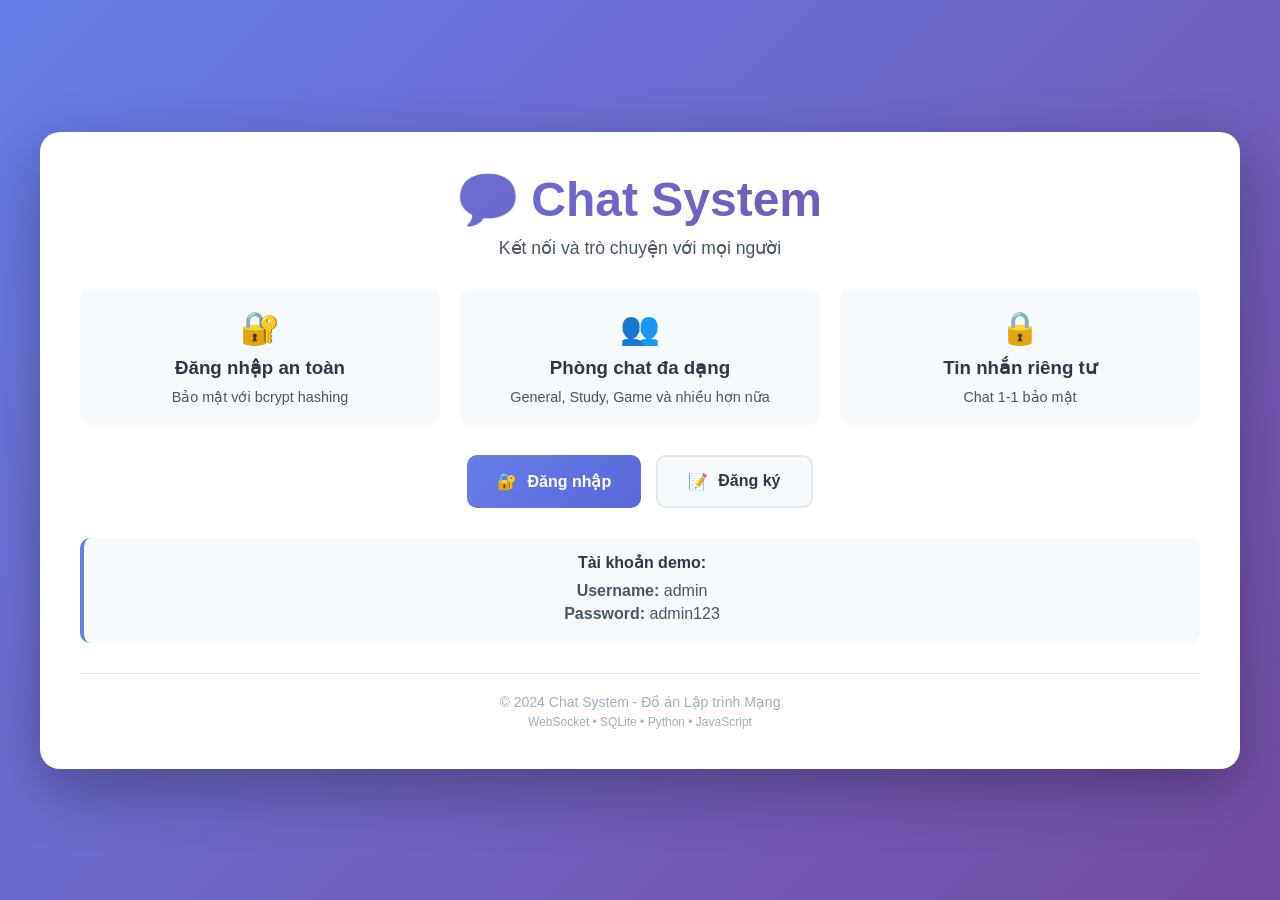
<file: Nhom 18-Web Chat-src/frontend/index.html>
<!DOCTYPE html>
<html lang="vi">
<head>
    <meta charset="UTF-8">
    <meta name="viewport" content="width=device-width, initial-scale=1.0">
    <title>Chat System - Home</title>
    <link rel="stylesheet" href="styles.css">
    <link rel="icon" href="data:image/svg+xml,<svg xmlns=%22http://www.w3.org/2000/svg%22 viewBox=%220 0 100 100%22><text y=%22.9em%22 font-size=%2290%22>💬</text></svg>">
</head>
<body>
    <div class="container">
        <div class="card">
            <h1 class="logo">💬 Chat System</h1>
            <p class="subtitle">Kết nối và trò chuyện với mọi người</p>
            
            <div class="features">
                <div class="feature">
                    <span>🔐</span>
                    <h3>Đăng nhập an toàn</h3>
                    <p>Bảo mật với bcrypt hashing</p>
                </div>
                <div class="feature">
                    <span>👥</span>
                    <h3>Phòng chat đa dạng</h3>
                    <p>General, Study, Game và nhiều hơn nữa</p>
                </div>
                <div class="feature">
                    <span>🔒</span>
                    <h3>Tin nhắn riêng tư</h3>
                    <p>Chat 1-1 bảo mật</p>
                </div>
            </div>
            
            <div class="buttons">
                <button class="btn btn-primary" onclick="location.href='login.html'">
                    <span>🔐</span> Đăng nhập
                </button>
                <button class="btn btn-secondary" onclick="location.href='register.html'">
                    <span>📝</span> Đăng ký
                </button>
            </div>
            
            <div class="demo-account">
                <h4>Tài khoản demo:</h4>
                <p><strong>Username:</strong> admin</p>
                <p><strong>Password:</strong> admin123</p>
            </div>
            
            <footer class="footer">
                <p>© 2024 Chat System - Đồ án Lập trình Mạng</p>
                <p class="tech">WebSocket • SQLite • Python • JavaScript</p>
            </footer>
        </div>
    </div>
    
    <script>
        // Hiệu ứng cho nút
        document.querySelectorAll('.btn').forEach(btn => {
            btn.addEventListener('mouseenter', function() {
                this.style.transform = 'translateY(-2px)';
            });
            btn.addEventListener('mouseleave', function() {
                this.style.transform = 'translateY(0)';
            });
        });
        
        // Kiểm tra nếu đã đăng nhập
        if (localStorage.getItem('username')) {
            document.querySelector('.buttons').innerHTML += `
                <button class="btn btn-success" onclick="location.href='chat.html'">
                    <span>🚀</span> Vào Chat Ngay
                </button>
            `;
        }
    </script>
</body>
</html>
</file>
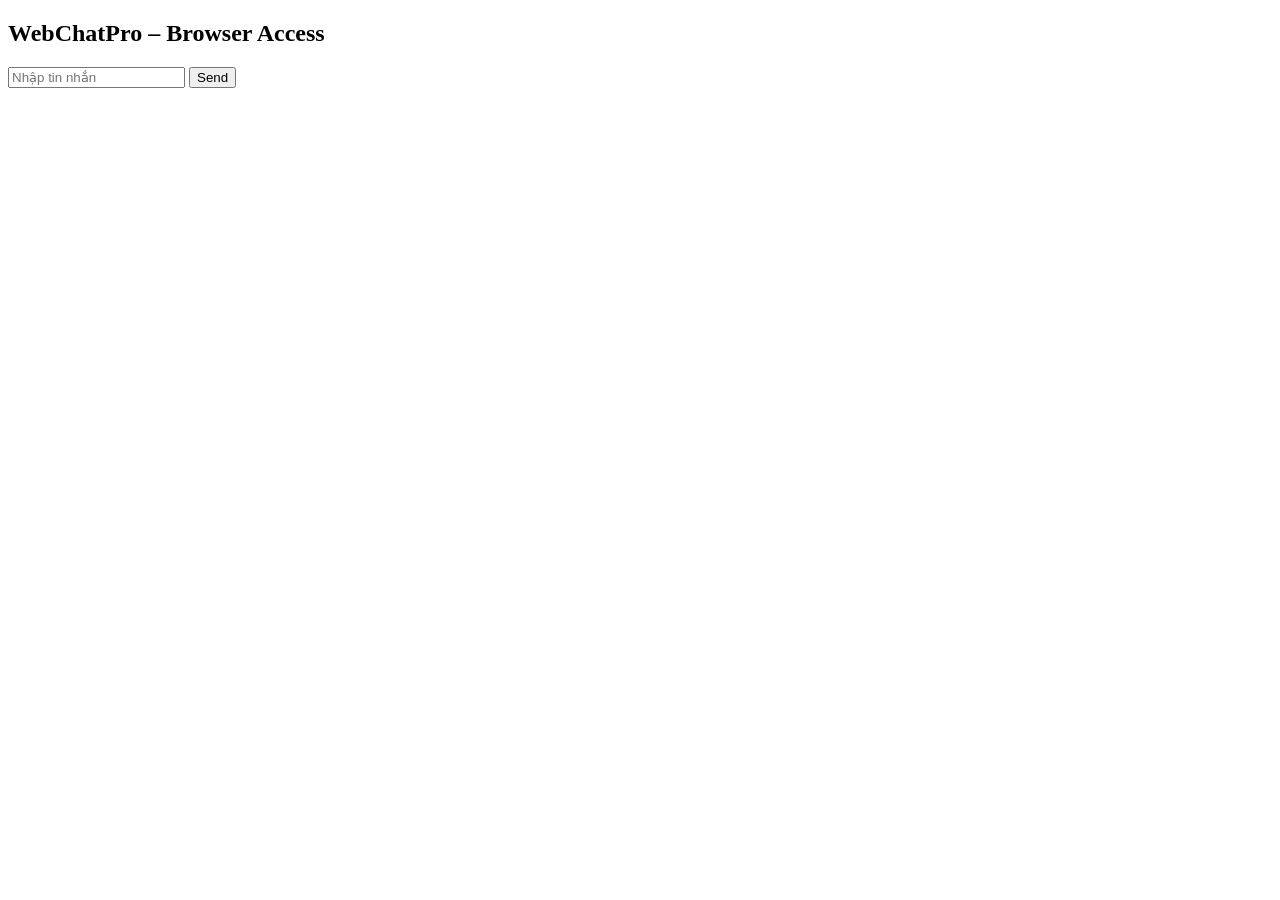
<file: Nhom 18-Web Chat-src/backend/Nhom 18-Web Chat-src/backend/static/index.html>
<!DOCTYPE html>
<html>
<head>
  <meta charset="utf-8">
  <title>WebChatPro</title>
</head>
<body>
<h2>WebChatPro – Browser Access</h2>

<input id="msg" placeholder="Nhập tin nhắn">
<button onclick="send()">Send</button>

<pre id="log"></pre>

<script>
const ws = new WebSocket(
  "wss://webchatpro-c45c.onrender.com/ws"
);

ws.onopen = () => log.textContent += "✅ Connected\n";
ws.onmessage = e => log.textContent += e.data + "\n";

function send() {
  ws.send(JSON.stringify({
    type: "message",
    message: msg.value
  }));
}
</script>
</body>
</html>
</file>
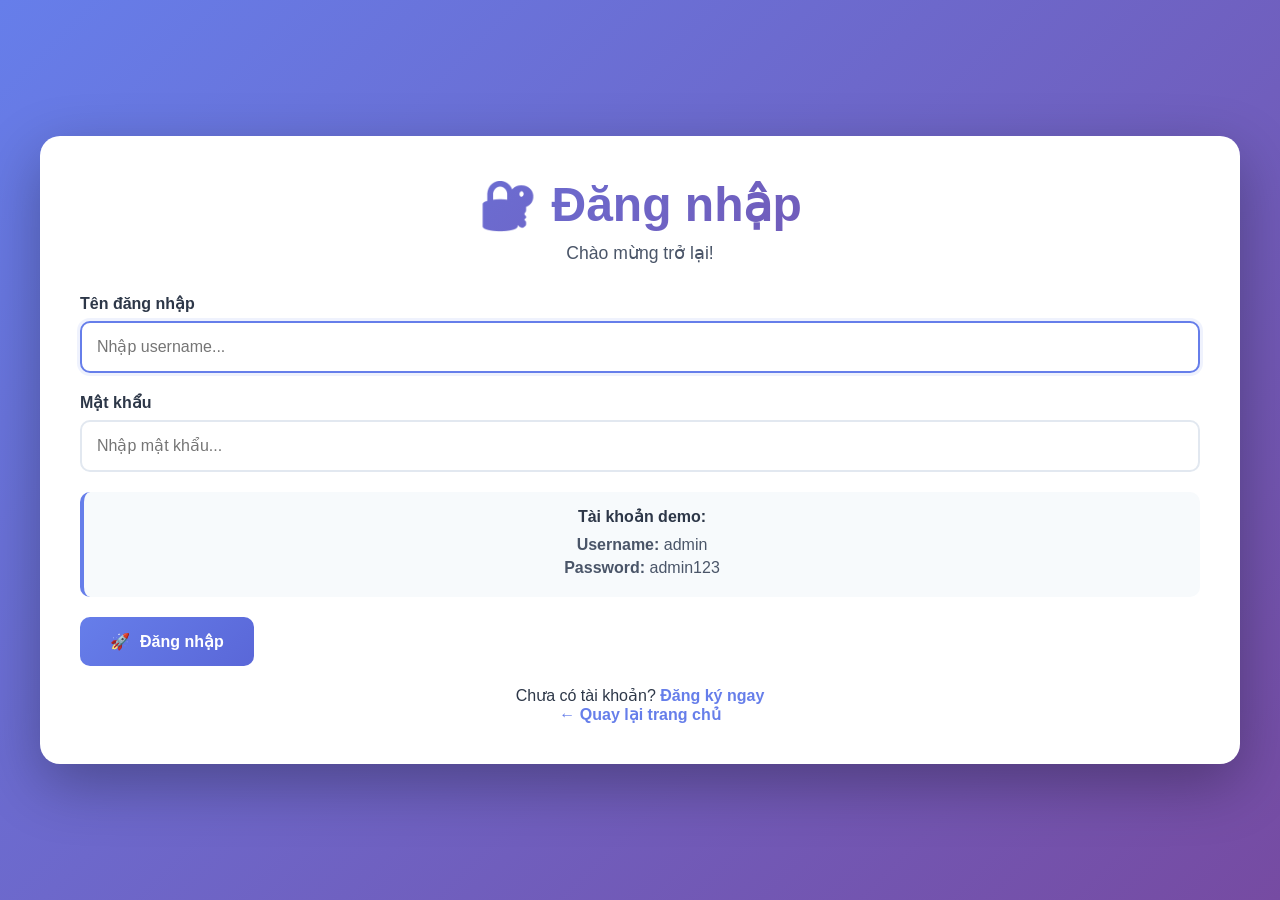
<file: Nhom 18-Web Chat-src/frontend/chat.html>
<!DOCTYPE html>
<html lang="vi">
<head>
    <meta charset="UTF-8">
    <meta name="viewport" content="width=device-width, initial-scale=1.0">
    <title>Chat Room Pro</title>
    
    <script>
        if (!sessionStorage.getItem('username')) {
            window.location.href = 'login.html';
        }
    </script>
    
    <style>
        * { margin: 0; padding: 0; box-sizing: border-box; }
        :root { 
            --primary: #667eea; 
            --secondary: #764ba2; 
            --light: #f7fafc; 
            --dark: #2d3748; 
            --success: #48bb78; 
            --danger: #e53e3e; 
        }
        body { 
            font-family: 'Segoe UI', sans-serif; 
            background: linear-gradient(135deg, var(--primary) 0%, var(--secondary) 100%); 
            height: 100vh; 
            display: flex; 
            align-items: center; 
            justify-content: center; 
        }
        .app-container { 
            width: 95%; 
            max-width: 1400px; 
            height: 90vh; 
            background: white; 
            border-radius: 15px; 
            box-shadow: 0 10px 30px rgba(0,0,0,0.2); 
            display: flex; 
            overflow: hidden; 
        }
        .sidebar { 
            width: 280px; 
            background: #f8f9fa; 
            border-right: 1px solid #e2e8f0; 
            display: flex; 
            flex-direction: column; 
        }
        .user-card { 
            padding: 20px; 
            border-bottom: 1px solid #eee; 
            text-align: center; 
            background: white; 
        }
        .avatar { 
            width: 50px; 
            height: 50px; 
            background: linear-gradient(to right, var(--primary), var(--secondary)); 
            border-radius: 50%; 
            margin: 0 auto 10px; 
            display: flex; 
            align-items: center; 
            justify-content: center; 
            color: white; 
            font-size: 20px; 
            font-weight: bold; 
            box-shadow: 0 3px 10px rgba(118, 75, 162, 0.3); 
        }
        .room-list, .user-list { 
            flex: 1; 
            padding: 15px; 
            overflow-y: auto; 
        }
        .section-header { 
            font-size: 11px; 
            text-transform: uppercase; 
            color: #888; 
            margin-bottom: 10px; 
            font-weight: 700; 
            letter-spacing: 1px; 
        }
        .item { 
            padding: 10px 15px; 
            margin-bottom: 5px; 
            border-radius: 8px; 
            cursor: pointer; 
            transition: 0.2s; 
            display: flex; 
            align-items: center; 
            gap: 10px; 
            color: var(--dark); 
            font-size: 0.95rem; 
        }
        .item:hover { background: #e9ecef; }
        .item.active { 
            background: var(--primary); 
            color: white; 
            box-shadow: 0 4px 10px rgba(102, 126, 234, 0.4); 
        }
        .status-dot { 
            width: 8px; 
            height: 8px; 
            background: var(--success); 
            border-radius: 50%; 
            box-shadow: 0 0 5px var(--success); 
        }
        .chat-main { 
            flex: 1; 
            display: flex; 
            flex-direction: column; 
            background: white; 
        }
        .chat-header { 
            padding: 0 25px; 
            border-bottom: 1px solid #eee; 
            display: flex; 
            justify-content: space-between; 
            align-items: center; 
            height: 70px; 
            background: rgba(255,255,255,0.9); 
            backdrop-filter: blur(5px); 
        }
        .chat-title { 
            font-size: 1.2rem; 
            font-weight: bold; 
            color: var(--dark); 
            display: flex; 
            align-items: center; 
            gap: 10px; 
        }
        .logout-btn { 
            padding: 8px 20px; 
            background: white; 
            border: 1px solid #e2e8f0; 
            border-radius: 20px; 
            cursor: pointer; 
            color: var(--danger); 
            font-weight: 600; 
            transition: 0.2s; 
            font-size: 0.9rem; 
        }
        .logout-btn:hover { 
            background: #fff5f5; 
            border-color: var(--danger); 
        }
        .messages { 
            flex: 1; 
            padding: 25px; 
            overflow-y: auto; 
            display: flex; 
            flex-direction: column; 
            gap: 12px; 
            background: #fdfdfd; 
        }
        .msg { 
            max-width: 75%; 
            display: flex; 
            flex-direction: column; 
            position: relative; 
        }
        .msg.me { 
            align-self: flex-end; 
            align-items: flex-end; 
        }
        .msg.other { 
            align-self: flex-start; 
            align-items: flex-start; 
        }
        .msg-bubble { 
            padding: 10px 16px; 
            border-radius: 18px; 
            font-size: 0.95rem; 
            line-height: 1.5; 
            box-shadow: 0 1px 2px rgba(0,0,0,0.05); 
            position: relative; 
            word-wrap: break-word; 
            max-width: 100%; 
        }
        .msg.me .msg-bubble { 
            background: linear-gradient(135deg, #667eea 0%, #764ba2 100%); 
            color: white; 
            border-bottom-right-radius: 4px; 
        }
        .msg.other .msg-bubble { 
            background: white; 
            border: 1px solid #e2e8f0; 
            color: var(--dark); 
            border-bottom-left-radius: 4px; 
        }
        .msg-sender { 
            font-size: 0.7rem; 
            color: #a0aec0; 
            margin-bottom: 4px; 
            font-weight: 600; 
        }
        .msg-time { 
            font-size: 0.7rem; 
            margin-top: 4px; 
            opacity: 0.8; 
        }
        .msg.me .msg-time { 
            color: rgba(255,255,255,0.8); 
            align-self: flex-end; 
        }
        .msg.other .msg-time { 
            color: #a0aec0; 
            align-self: flex-start; 
        }
        .msg img { 
            max-width: 300px; 
            border-radius: 12px; 
            margin-top: 8px; 
            cursor: pointer; 
        }
        .input-area { 
            padding: 20px; 
            border-top: 1px solid #eee; 
            display: flex; 
            gap: 10px; 
            align-items: center; 
            background: white; 
            position: relative; 
        }
        .chat-input { 
            flex: 1; 
            padding: 12px 20px; 
            border: 2px solid #edf2f7; 
            border-radius: 25px; 
            outline: none; 
            transition: 0.3s; 
            font-size: 0.95rem; 
            background: #f7fafc; 
        }
        .chat-input:focus { 
            border-color: var(--primary); 
            background: white; 
        }
        .action-btn { 
            width: 40px; 
            height: 40px; 
            background: transparent; 
            border: none; 
            cursor: pointer; 
            font-size: 1.4rem; 
            color: var(--primary); 
            display: flex; 
            align-items: center; 
            justify-content: center; 
        }
        .send-btn { 
            width: 45px; 
            height: 45px; 
            background: var(--primary); 
            border-radius: 50%; 
            border: none; 
            color: white; 
            cursor: pointer; 
            display: flex; 
            align-items: center; 
            justify-content: center; 
            transition: 0.2s; 
            box-shadow: 0 4px 12px rgba(102, 126, 234, 0.4); 
            font-size: 1.2rem;
        }
        .send-btn:hover { 
            transform: translateY(-2px); 
            box-shadow: 0 6px 15px rgba(102, 126, 234, 0.5); 
        }

        /* Emoji Picker */
        .emoji-picker { 
            position: absolute; 
            bottom: 70px; 
            left: 20px; 
            background: white; 
            border-radius: 12px; 
            box-shadow: 0 10px 30px rgba(0,0,0,0.2); 
            padding: 12px; 
            display: none; 
            grid-template-columns: repeat(8, 1fr); 
            gap: 8px; 
            max-height: 250px; 
            overflow-y: auto; 
            z-index: 10; 
        }
        .emoji-picker.active { display: grid; }
        .emoji-picker span { 
            font-size: 1.8rem; 
            cursor: pointer; 
            text-align: center; 
        }
        .emoji-picker span:hover { transform: scale(1.2); }

        /* Preview ảnh */
        .image-preview { 
            position: absolute; 
            bottom: 70px; 
            left: 70px; 
            background: white; 
            border-radius: 12px; 
            padding: 10px; 
            box-shadow: 0 10px 30px rgba(0,0,0,0.2); 
            max-width: 300px; 
            display: none; 
        }
        .image-preview.active { display: block; }
        .image-preview img { 
            max-width: 280px; 
            max-height: 200px; 
            border-radius: 8px; 
        }
        .image-preview .remove { 
            position: absolute; 
            top: -8px; 
            right: -8px; 
            background: #e53e3e; 
            color: white; 
            width: 24px; 
            height: 24px; 
            border-radius: 50%; 
            cursor: pointer; 
            font-size: 1rem; 
            display: flex; 
            align-items: center; 
            justify-content: center; 
        }

        /* Modal Private Chat */
        .modal { 
            display: none; 
            position: fixed; 
            top: 0; 
            left: 0; 
            width: 100%; 
            height: 100%; 
            background: rgba(0,0,0,0.5); 
            z-index: 1000; 
            justify-content: center; 
            align-items: center; 
            backdrop-filter: blur(4px); 
            opacity: 0; 
            transition: opacity 0.3s ease; 
        }
        .modal.active { 
            display: flex; 
            opacity: 1; 
        }
        .modal-content { 
            width: 420px; 
            height: 550px; 
            background: white; 
            border-radius: 20px; 
            display: flex; 
            flex-direction: column; 
            box-shadow: 0 20px 50px rgba(0,0,0,0.3); 
            overflow: hidden; 
        }
        .modal-header { 
            padding: 15px 20px; 
            background: linear-gradient(135deg, var(--primary), var(--secondary)); 
            color: white; 
            display: flex; 
            align-items: center; 
            justify-content: space-between; 
        }
        .modal-user-info { 
            display: flex; 
            align-items: center; 
            gap: 12px; 
        }
        .private-avatar { 
            width: 40px; 
            height: 40px; 
            background: white; 
            color: var(--secondary); 
            border-radius: 50%; 
            display: flex; 
            align-items: center; 
            justify-content: center; 
            font-weight: bold; 
            font-size: 1.1rem; 
        }
        .close-modal { 
            cursor: pointer; 
            font-size: 1.5rem; 
            opacity: 0.8; 
            transition: 0.2s; 
        }
        .close-modal:hover { 
            opacity: 1; 
        }
        .private-messages { 
            flex: 1; 
            padding: 20px; 
            overflow-y: auto; 
            background: #fdfdfd; 
            display: flex; 
            flex-direction: column; 
            gap: 12px; 
        }
        .private-input-area { 
            padding: 15px; 
            border-top: 1px solid #eee; 
            display: flex; 
            gap: 10px; 
            background: white; 
            position: relative; 
        }

        /* Toast */
        #toast-box { 
            position: fixed; 
            top: 20px; 
            right: 20px; 
            z-index: 9999; 
        }
        .toast {
            min-width: 300px; 
            margin-bottom: 10px; 
            padding: 15px 20px;
            background: rgba(0,0,0,0.8); 
            color: white; 
            border-radius: 10px; 
            box-shadow: 0 4px 15px rgba(0,0,0,0.3); 
            display: flex; 
            align-items: center; 
            animation: slideIn 0.4s ease, fadeOut 0.5s 4.5s forwards; 
            opacity: 1;
        }
        .toast-icon { 
            margin-right: 12px; 
            font-size: 1.6rem; 
        }
        @keyframes slideIn { from { transform: translateX(100%); } to { transform: translateX(0); } }
        @keyframes fadeOut { to { opacity: 0; visibility: hidden; } }
    </style>
</head>
<body>
    <div id="toast-box"></div>

    <div class="app-container">
        <div class="sidebar">
            <div class="user-card">
                <div class="avatar" id="my-avatar">A</div>
                <div id="my-name" style="font-weight:600; color:var(--dark);">Loading...</div>
            </div>
            
            <div class="room-list">
                <div class="section-header">PHÒNG CHAT</div>
                <div class="item active" id="room-general" onclick="switchRoom('general')"><span>#</span> General</div>
                <div class="item" id="room-study" onclick="switchRoom('study')"><span>#</span> Study</div>
                <div class="item" id="room-game" onclick="switchRoom('game')"><span>#</span> Game</div>
                <div class="item" id="room-random" onclick="switchRoom('random')"><span>#</span> Random</div>
            </div>
            
            <div class="user-list">
                <div class="section-header">ONLINE <span id="online-count">0</span></div>
                <div id="users-container"></div>
            </div>
        </div>
        
        <div class="chat-main">
            <div class="chat-header">
                <div class="chat-title" id="room-title"># GENERAL</div>
                <button type="button" class="logout-btn" onclick="logout()">Đăng xuất</button>
            </div>
            
            <div class="messages" id="chat-box"></div>
            
            <form class="input-area" onsubmit="sendPublic(); return false;">
                <button type="button" class="action-btn" id="emoji-btn-public">😀</button>
                <button type="button" class="action-btn" id="image-btn-public">📎</button>
                <input type="text" id="msg-input" class="chat-input" placeholder="Nhập tin nhắn..." autocomplete="off">
                <button type="submit" class="send-btn">➤</button>
                <div class="emoji-picker" id="emoji-picker-public"></div>
                <div class="image-preview" id="image-preview-public">
                    <div class="remove" onclick="cancelImage('public')">✕</div>
                    <img id="preview-img-public">
                </div>
                <input type="file" id="image-input-public" accept="image/*" style="display:none">
            </form>
        </div>
    </div>
    
    <!-- Modal Private Chat -->
    <div id="private-modal" class="modal">
        <div class="modal-content">
            <div class="modal-header">
                <div class="modal-user-info">
                    <div class="private-avatar" id="private-avatar-txt">A</div>
                    <div>
                        <div class="private-name" id="private-title">User</div>
                        <div style="font-size:0.75rem;opacity:0.8">Online</div>
                    </div>
                </div>
                <div class="close-modal" onclick="closePrivate()">✕</div>
            </div>
            
            <div class="private-messages" id="private-box"></div>
            
            <form class="private-input-area" onsubmit="sendPrivate(); return false;">
                <button type="button" class="action-btn" id="emoji-btn-private">😀</button>
                <button type="button" class="action-btn" id="image-btn-private">📎</button>
                <input type="text" id="private-input" class="chat-input" placeholder="Nhập tin nhắn riêng..." autocomplete="off">
                <button type="submit" class="send-btn">➤</button>
                <div class="emoji-picker" id="emoji-picker-private"></div>
                <div class="image-preview" id="image-preview-private">
                    <div class="remove" onclick="cancelImage('private')">✕</div>
                    <img id="preview-img-private">
                </div>
                <input type="file" id="image-input-private" accept="image/*" style="display:none">
            </form>
        </div>
    </div>

    <script>
        const myUsername = sessionStorage.getItem('username');
        let currentRoom = sessionStorage.getItem('currentRoom') || 'general';
        let ws = null;
        let privateUser = null;
        let pendingImage = { type: null, base64: null };

        if (myUsername) {
            document.getElementById('my-name').textContent = myUsername;
            document.getElementById('my-avatar').textContent = myUsername.charAt(0).toUpperCase();
        }

        const emojis = ['😀','😃','😄','😁','😆','😅','😂','🤣','😊','😇','🙂','🙃','😉','😌','😍','🥰','😘','😗','😙','😚','😋','😛','😝','😜','🤪','🤨','🧐','🤓','😎','🤩','🥳','😏','😒','😞','😔','😟','😕','🙁','☹️','😣','😖','😫','😩','🥺','😢','😭','😤','😠','😡','🤬','🤯','😳','🥵','🥶','😱','😨','😰','😥','😓','🤗','🤔','🤭','🤫','🤥','😶','😐','😑','😬','🙄','😯','😦','😧','😮','😲','🥱','😴','🤤','😪','😵','🤐','🥴','🤧','😷','🤒','🤕','🤑','🤠','😈','👿','👹','👺','🤡','💩','👻','💀','☠️','👽','👾','🤖','🎃','😺','😸','😹','😻','😼','😽','🙀','😿','😾'];

        function createEmojiPicker(pickerId, inputId) {
            const picker = document.getElementById(pickerId);
            emojis.forEach(emoji => {
                const span = document.createElement('span');
                span.textContent = emoji;
                span.onclick = () => {
                    document.getElementById(inputId).value += emoji;
                    document.getElementById(inputId).focus();
                    picker.classList.remove('active');
                };
                picker.appendChild(span);
            });
        }

        createEmojiPicker('emoji-picker-public', 'msg-input');
        createEmojiPicker('emoji-picker-private', 'private-input');

        document.getElementById('emoji-btn-public').onclick = () => document.getElementById('emoji-picker-public').classList.toggle('active');
        document.getElementById('emoji-btn-private').onclick = () => document.getElementById('emoji-picker-private').classList.toggle('active');

        function handleImageSelect(fileInputId, previewId, previewImgId, chatType) {
            const fileInput = document.getElementById(fileInputId);
            fileInput.onchange = (e) => {
                const file = e.target.files[0];
                if (!file || !file.type.startsWith('image/')) return;

                if (file.size > 5 * 1024 * 1024) {
                    alert('Ảnh quá lớn (>5MB), chọn ảnh nhỏ hơn!');
                    fileInput.value = '';
                    return;
                }

                const img = new Image();
                img.onload = () => {
                    const canvas = document.createElement('canvas');
                    const maxWidth = 800;
                    let width = img.width;
                    let height = img.height;

                    if (width > maxWidth) {
                        height = (maxWidth / width) * height;
                        width = maxWidth;
                    }

                    canvas.width = width;
                    canvas.height = height;
                    const ctx = canvas.getContext('2d');
                    ctx.drawImage(img, 0, 0, width, height);

                    const base64 = canvas.toDataURL('image/jpeg', 0.8);

                    document.getElementById(previewImgId).src = base64;
                    document.getElementById(previewId).classList.add('active');

                    pendingImage = { type: chatType, base64 };
                };
                img.src = URL.createObjectURL(file);
            };
        }

        handleImageSelect('image-input-public', 'image-preview-public', 'preview-img-public', 'public');
        handleImageSelect('image-input-private', 'image-preview-private', 'preview-img-private', 'private');

        document.getElementById('image-btn-public').onclick = () => document.getElementById('image-input-public').click();
        document.getElementById('image-btn-private').onclick = () => document.getElementById('image-input-private').click();

        function cancelImage(chatType) {
            pendingImage = { type: null, base64: null };
            document.getElementById(`image-preview-${chatType}`).classList.remove('active');
            document.getElementById(`image-input-${chatType}`).value = '';
        }

        function showToast(message) {
            const box = document.getElementById('toast-box');
            const toast = document.createElement('div');
            toast.className = 'toast';
            toast.innerHTML = `<span class="toast-icon">📩</span>${message}`;
            box.appendChild(toast);
            setTimeout(() => toast.remove(), 5000);
        }

        function getCurrentTime() {
            const now = new Date();
            return now.toTimeString().slice(0,5);
        }

        function shouldAutoScroll(box) {
            const threshold = 200;
            return box.scrollTop + box.clientHeight >= box.scrollHeight - threshold;
        }

        function scrollToBottom(box) {
            box.scrollTop = box.scrollHeight;
        }

        function connect() {
            new WebSocket("wss://TEN-APP.onrender.com")

            ws.onopen = () => {
                console.log('Connected');
                ws.send(JSON.stringify({ type: 'join', username: myUsername, room: currentRoom }));
            };

            ws.onmessage = (e) => {
                const data = JSON.parse(e.data);
                
                if (data.type === 'login_success' || data.type === 'history') {
                    if (data.history) {
                        renderMessages(data.history, 'chat-box');
                        scrollToBottom(document.getElementById('chat-box'));
                    }
                    updateRoomUI(currentRoom);
                }

                if (data.type === 'message') {
                    const isMe = data.sender === myUsername;
                    // Chỉ append nếu không phải tin của mình (tin mình đã append khi gửi)
                    if (!isMe) {
                        appendMsg(data.sender, data.message, data.time || getCurrentTime(), isMe, 'chat-box');
                        if (shouldAutoScroll(document.getElementById('chat-box'))) {
                            scrollToBottom(document.getElementById('chat-box'));
                        }
                    }
                }

                if (data.type === 'userlist') {
                    document.getElementById('online-count').textContent = data.count;
                    document.getElementById('users-container').innerHTML = data.users.map(u => `
                        <div class="item" onclick="openPrivate('${u}')">
                            <div class="status-dot"></div> 
                            <span style="font-weight:500">${u}</span> 
                            ${u === myUsername ? '<span style="font-size:0.7rem;color:#888;margin-left:auto">(Bạn)</span>' : ''}
                        </div>
                    `).join('');
                }

                if (data.type === 'private_message') {
                    const isMe = data.sender === myUsername;
                    const fromUser = data.sender;

                    if (privateUser && privateUser === fromUser) {
                        if (!isMe) {
                            appendMsg(fromUser, data.message, data.time || getCurrentTime(), isMe, 'private-box');
                            if (shouldAutoScroll(document.getElementById('private-box'))) {
                                scrollToBottom(document.getElementById('private-box'));
                            }
                        }
                    } else if (!isMe) {
                        showToast(`<strong>${fromUser}</strong>: đã gửi tin nhắn riêng`);
                    }
                }
                
                if (data.type === 'private_history' && privateUser === data.with_user) {
                    renderMessages(data.history, 'private-box');
                    scrollToBottom(document.getElementById('private-box'));
                }
            };

            ws.onclose = () => {
                setTimeout(connect, 3000);
            };
        }

        function sendPublic() {
            const input = document.getElementById('msg-input');
            const val = input.value.trim();

            let sent = false;
            if (pendingImage.type === 'public' && pendingImage.base64) {
                ws.send(JSON.stringify({ type: 'message', message: pendingImage.base64 }));
                appendMsg(myUsername, pendingImage.base64, getCurrentTime(), true, 'chat-box');
                cancelImage('public');
                sent = true;
            } else if (val) {
                ws.send(JSON.stringify({ type: 'message', message: val }));
                appendMsg(myUsername, val, getCurrentTime(), true, 'chat-box');
                sent = true;
            }

            if (sent) {
                input.value = '';
                input.focus();
                scrollToBottom(document.getElementById('chat-box'));
            }
        }

        function sendPrivate() {
            const input = document.getElementById('private-input');
            const val = input.value.trim();

            let sent = false;
            if (pendingImage.type === 'private' && pendingImage.base64) {
                ws.send(JSON.stringify({ type: 'private_message', to: privateUser, message: pendingImage.base64 }));
                appendMsg(myUsername, pendingImage.base64, getCurrentTime(), true, 'private-box');
                cancelImage('private');
                sent = true;
            } else if (val) {
                ws.send(JSON.stringify({ type: 'private_message', to: privateUser, message: val }));
                appendMsg(myUsername, val, getCurrentTime(), true, 'private-box');
                sent = true;
            }

            if (sent) {
                input.value = '';
                input.focus();
                scrollToBottom(document.getElementById('private-box'));
            }
        }

        function switchRoom(room) {
            if (room === currentRoom) return;
            currentRoom = room;
            sessionStorage.setItem('currentRoom', room);
            updateRoomUI(room);
            document.getElementById('chat-box').innerHTML = '';
            ws.send(JSON.stringify({ type: 'switch_room', room: room }));
        }

        function updateRoomUI(room) {
            document.querySelectorAll('.room-list .item').forEach(e => e.classList.remove('active'));
            document.getElementById('room-' + room).classList.add('active');
            document.getElementById('room-title').innerHTML = `<span>#</span> ${room.toUpperCase()}`;
        }

        function renderMessages(list, elementId) {
            const box = document.getElementById(elementId);
            box.innerHTML = '';
            list.forEach(m => appendMsg(m.sender, m.message, m.time || getCurrentTime(), m.sender === myUsername, elementId));
        }

        function appendMsg(sender, content, time, isMe, elementId) {
            const box = document.getElementById(elementId);
            const showName = (elementId === 'chat-box' && !isMe);
            const div = document.createElement('div');
            div.className = `msg ${isMe ? 'me' : 'other'}`;

            let bubbleContent = '';
            if (content.startsWith('data:image/')) {
                bubbleContent = `<img src="${content}" alt="Ảnh" onclick="window.open(this.src)">`;
            } else {
                bubbleContent = content.replace(/\n/g, '<br>');
            }

            div.innerHTML = `
                ${showName ? `<span class="msg-sender">${sender}</span>` : ''}
                <div class="msg-bubble">${bubbleContent}</div>
                <span class="msg-time">${time}</span>
            `;
            box.appendChild(div);
        }

        function openPrivate(user) {
            if (user === myUsername) return;
            privateUser = user;
            document.getElementById('private-title').textContent = user;
            document.getElementById('private-avatar-txt').textContent = user.charAt(0).toUpperCase();
            document.getElementById('private-box').innerHTML = '<div style="text-align:center;color:#999;padding:20px">Đang tải lịch sử...</div>';
            document.getElementById('private-modal').classList.add('active');
            ws.send(JSON.stringify({ type: 'get_private_history', with_user: user }));
            setTimeout(() => document.getElementById('private-input').focus(), 100);
        }

        function closePrivate() {
            document.getElementById('private-modal').classList.remove('active');
            privateUser = null;
            pendingImage = { type: null, base64: null };
        }

        function logout() {
            sessionStorage.clear();
            window.location.href = 'login.html';
        }

        connect();
    </script>
</body>
</html>
</file>
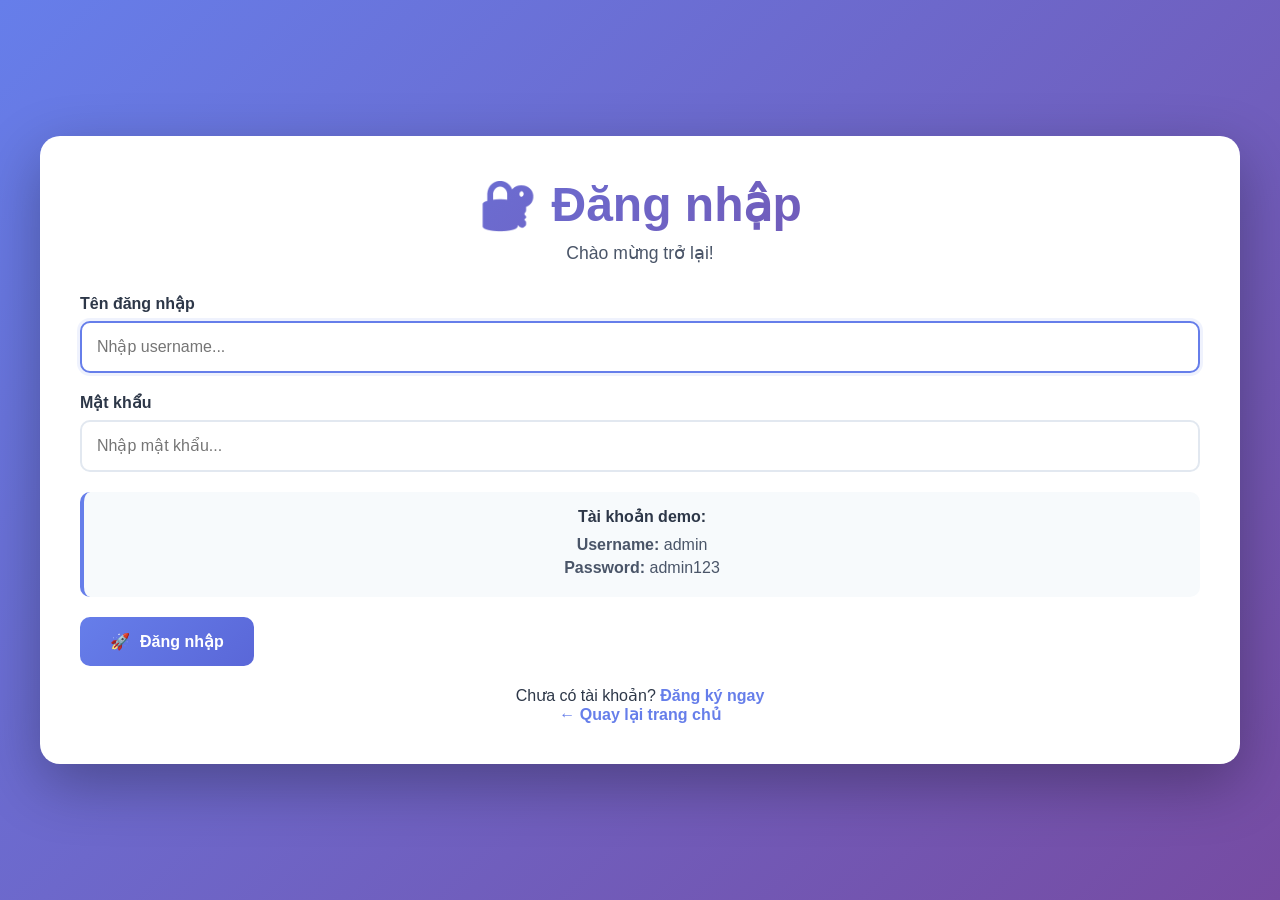
<file: Nhom 18-Web Chat-src/frontend/login.html>
<!DOCTYPE html>
<html lang="vi">
<head>
    <meta charset="UTF-8">
    <meta name="viewport" content="width=device-width, initial-scale=1.0">
    <title>Chat System - Đăng nhập</title>
    <link rel="stylesheet" href="styles.css">
    <link rel="icon" href="data:image/svg+xml,<svg xmlns=%22http://www.w3.org/2000/svg%22 viewBox=%220 0 100 100%22><text y=%22.9em%22 font-size=%2290%22>🔐</text></svg>">
    
    <style>
        /* === THÊM CSS CHO THÔNG BÁO (TOAST) === */
        #toast-box { position: fixed; top: 20px; right: 20px; z-index: 9999; }
        .toast {
            min-width: 250px; margin-bottom: 10px; padding: 15px 20px;
            border-radius: 8px; color: white; font-size: 0.95rem;
            box-shadow: 0 4px 12px rgba(0,0,0,0.15); display: flex; align-items: center;
            animation: slideIn 0.3s ease, fadeOut 0.5s 3s forwards; opacity: 1;
        }
        .toast.error { background: #e53e3e; border-left: 5px solid #9b2c2c; }
        .toast.success { background: #48bb78; border-left: 5px solid #2f855a; }
        .toast-icon { margin-right: 10px; font-size: 1.2rem; }
        @keyframes slideIn { from { transform: translateX(100%); } to { transform: translateX(0); } }
        @keyframes fadeOut { to { opacity: 0; visibility: hidden; } }
    </style>
</head>
<body>
    <div id="toast-box"></div>

    <div class="container">
        <div class="card">
            <h1 class="logo">🔐 Đăng nhập</h1>
            <p class="subtitle">Chào mừng trở lại!</p>
            
            <form id="login-form" onsubmit="return false;">
                
                <div class="form-group">
                    <label for="username">Tên đăng nhập</label>
                    <input type="text" id="username" class="input" placeholder="Nhập username..." autocomplete="username">
                </div>
                
                <div class="form-group">
                    <label for="password">Mật khẩu</label>
                    <input type="password" id="password" class="input" placeholder="Nhập mật khẩu..." autocomplete="current-password">
                </div>
                
                <div class="demo-account">
                    <h4>Tài khoản demo:</h4>
                    <p><strong>Username:</strong> admin</p>
                    <p><strong>Password:</strong> admin123</p>
                </div>
                
                <div style="margin: 20px 0;">
                    <button type="submit" class="btn btn-primary" id="login-btn">
                        <span>🚀</span> Đăng nhập
                    </button>
                </div>

            </form>
            <div style="margin-top: 20px;">
                <p>Chưa có tài khoản? 
                    <span class="link" onclick="location.href='register.html'">Đăng ký ngay</span>
                </p>
                <p>
                    <span class="link" onclick="location.href='index.html'">← Quay lại trang chủ</span>
                </p>
            </div>
        </div>
    </div>
    
    <script>
        // 1. Dọn dẹp session cũ để tránh lỗi
        sessionStorage.clear();
        localStorage.clear();

        let ws = null;
        let isProcessing = false; // "Chốt khóa" chống click đúp

        // === HÀM HIỆN THÔNG BÁO ===
        function showToast(message, type = 'error') {
            const box = document.getElementById('toast-box');
            const toast = document.createElement('div');
            const icon = type === 'success' ? '✅' : '❌';
            toast.className = `toast ${type}`;
            toast.innerHTML = `<span class="toast-icon">${icon}</span> ${message}`;
            box.appendChild(toast);
            setTimeout(() => toast.remove(), 3500);
        }

        // === KẾT NỐI WEBSOCKET ===
        function connectWebSocket() {
            if (ws && (ws.readyState === WebSocket.OPEN || ws.readyState === WebSocket.CONNECTING)) {
                return ws;
            }
            new WebSocket("wss://TEN-APP.onrender.com")

            
            ws.onopen = () => console.log('✅ Đã kết nối tới server');
            ws.onclose = () => {
                console.log('📡 Đã ngắt kết nối');
                setTimeout(connectWebSocket, 1000); // Thử kết nối lại
            };
            return ws;
        }
        
        // === HÀM XỬ LÝ ĐĂNG NHẬP ===
        function handleLogin(e) {
            // Chặn load lại trang mặc định
            if(e) e.preventDefault();

            // Nếu đang xử lý rồi thì DỪNG LẠI NGAY (Fix lỗi 2 thông báo)
            if (isProcessing) return;

            const u = document.getElementById('username').value.trim();
            const p = document.getElementById('password').value.trim();

            if (!u || !p) {
                showToast("Vui lòng nhập đủ thông tin!", "error");
                return;
            }

            // --- BẮT ĐẦU KHÓA ---
            isProcessing = true;
            const btn = document.getElementById('login-btn');
            const originalText = btn.innerHTML;
            btn.innerHTML = '<div class="loading"></div> Đang kết nối...';
            btn.disabled = true;

            const socket = connectWebSocket();
            
            // Hàm gửi dữ liệu
            const sendData = () => {
                socket.send(JSON.stringify({
                    type: 'login',
                    username: u,
                    password: p,
                    room: 'general'
                }));
            };

            if (socket.readyState === WebSocket.OPEN) {
                sendData();
            } else {
                socket.onopen = sendData;
                socket.onerror = () => {
                    showToast("Không kết nối được Server!", "error");
                    resetButton(btn, originalText);
                };
            }

            // Nhận phản hồi
            socket.onmessage = function(e) {
                try {
                    const data = JSON.parse(e.data);
                    
                    if (data.type === 'login_success') {
                        showToast("Đăng nhập thành công!", "success");
                        
                        // Dùng sessionStorage để buộc đăng nhập lại khi tắt trình duyệt
                        sessionStorage.setItem('username', data.username);
                        sessionStorage.setItem('role', data.role);
                        
                        // Chờ 1s rồi chuyển trang
                        setTimeout(() => window.location.href = 'chat.html', 1000);
                        
                    } else if (data.type === 'login_fail' || data.type === 'error') {
                        showToast(data.message || 'Đăng nhập thất bại', "error");
                        resetButton(btn, originalText);
                    }
                } catch (err) {
                    console.error('Lỗi:', err);
                    resetButton(btn, originalText);
                }
            };
        }

        function resetButton(btn, originalText) {
            isProcessing = false; // Mở khóa
            btn.innerHTML = originalText;
            btn.disabled = false;
        }
        
        // === GÁN SỰ KIỆN SUBMIT FORM ===
        // Chỉ cần dòng này là xử lý cả Enter lẫn Click nút
        document.getElementById('login-form').addEventListener('submit', handleLogin);
        
        // Focus vào ô username khi vào trang
        document.getElementById('username').focus();
        
        // Khởi tạo kết nối ngầm
        connectWebSocket();
    </script>
</body>
</html>
</file>
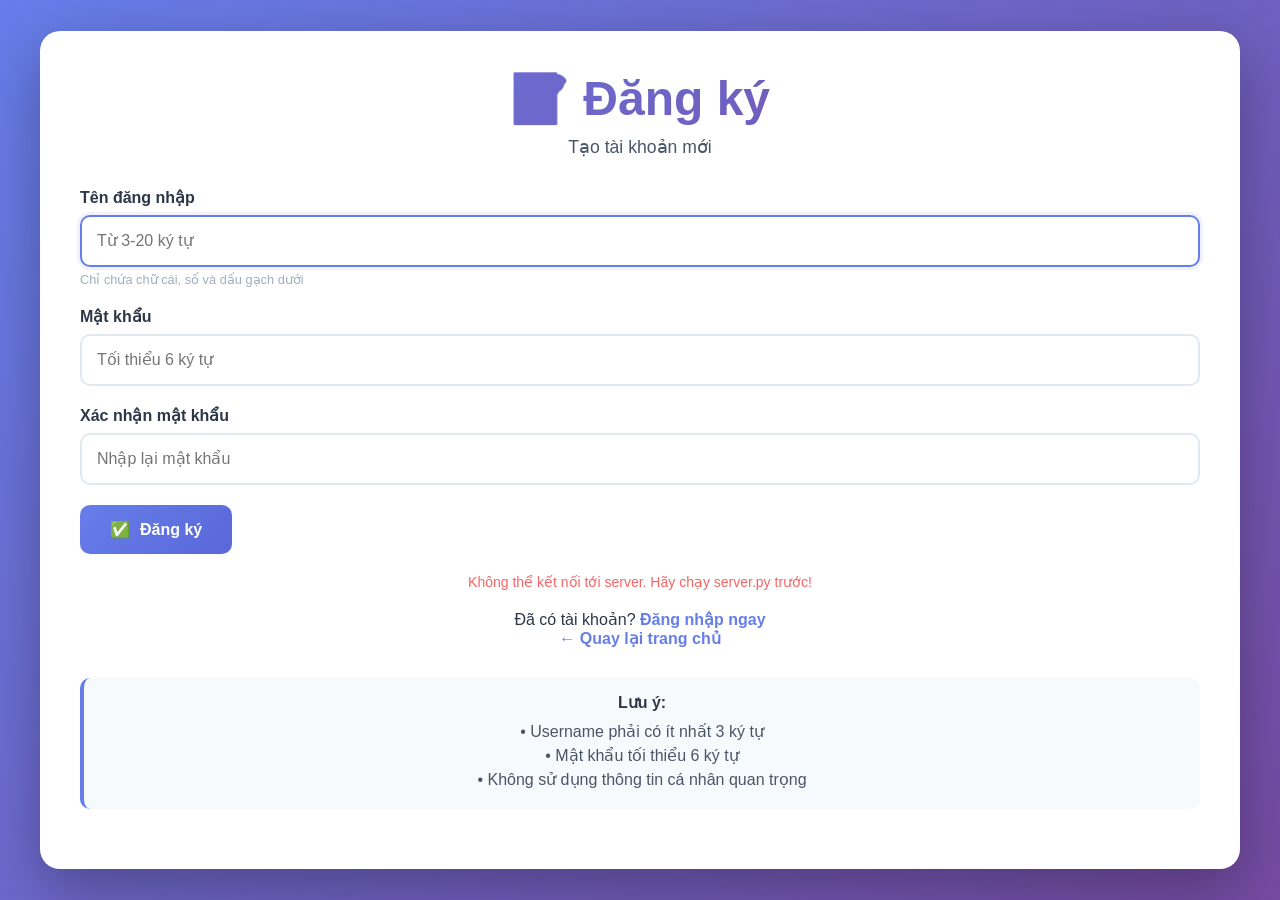
<file: Nhom 18-Web Chat-src/frontend/register.html>
<!DOCTYPE html>
<html lang="vi">
<head>
    <meta charset="UTF-8">
    <meta name="viewport" content="width=device-width, initial-scale=1.0">
    <title>Chat System - Đăng ký</title>
    <link rel="stylesheet" href="styles.css">
    <link rel="icon" href="data:image/svg+xml,<svg xmlns=%22http://www.w3.org/2000/svg%22 viewBox=%220 0 100 100%22><text y=%22.9em%22 font-size=%2290%22>📝</text></svg>">
</head>
<body>
    <div class="container">
        <div class="card">
            <h1 class="logo">📝 Đăng ký</h1>
            <p class="subtitle">Tạo tài khoản mới</p>
            
            <div class="form-group">
                <label for="username">Tên đăng nhập</label>
                <input type="text" id="username" class="input" placeholder="Từ 3-20 ký tự" autocomplete="username">
                <div id="username-error" class="error-message" style="display: none;"></div>
                <p class="hint">Chỉ chứa chữ cái, số và dấu gạch dưới</p>
            </div>
            
            <div class="form-group">
                <label for="password">Mật khẩu</label>
                <input type="password" id="password" class="input" placeholder="Tối thiểu 6 ký tự" autocomplete="new-password">
                <div id="password-error" class="error-message" style="display: none;"></div>
            </div>
            
            <div class="form-group">
                <label for="confirm-password">Xác nhận mật khẩu</label>
                <input type="password" id="confirm-password" class="input" placeholder="Nhập lại mật khẩu" autocomplete="new-password">
                <div id="confirm-error" class="error-message" style="display: none;"></div>
            </div>
            
            <div style="margin: 20px 0;">
                <button class="btn btn-primary" onclick="register()" id="register-btn">
                    <span>✅</span> Đăng ký
                </button>
                <div id="loading" style="display: none; margin-top: 10px;">
                    <div class="loading"></div> Đang xử lý...
                </div>
            </div>
            
            <div id="success-message" class="success-message" style="display: none; margin: 10px 0; padding: 10px; background: #d4edda; color: #155724; border-radius: 5px;"></div>
            <div id="error-message" class="error-message" style="display: none; margin: 10px 0;"></div>
            
            <div style="margin-top: 20px;">
                <p>Đã có tài khoản? 
                    <span class="link" onclick="location.href='login.html'">Đăng nhập ngay</span>
                </p>
                <p>
                    <span class="link" onclick="location.href='index.html'">← Quay lại trang chủ</span>
                </p>
            </div>
            
            <div class="demo-account" style="margin-top: 30px;">
                <h4>Lưu ý:</h4>
                <p>• Username phải có ít nhất 3 ký tự</p>
                <p>• Mật khẩu tối thiểu 6 ký tự</p>
                <p>• Không sử dụng thông tin cá nhân quan trọng</p>
            </div>
        </div>
    </div>
    
    <script>
        let ws = null;
        let isLoading = false;
        
        // Thêm style cho hint
        const style = document.createElement('style');
        style.textContent = `
            .hint {
                font-size: 0.8rem;
                color: var(--gray);
                margin-top: 5px;
            }
            .success-message {
                background: #d4edda;
                color: #155724;
                padding: 10px;
                border-radius: 5px;
                margin: 10px 0;
            }
        `;
        document.head.appendChild(style);
        
        function showError(elementId, message) {
            const element = document.getElementById(elementId);
            element.textContent = message;
            element.style.display = 'block';
        }
        
        function hideError(elementId) {
            document.getElementById(elementId).style.display = 'none';
        }
        
        function showSuccess(message) {
            const element = document.getElementById('success-message');
            element.textContent = message;
            element.style.display = 'block';
            setTimeout(() => {
                element.style.display = 'none';
            }, 3000);
        }
        
        function showLoading() {
            isLoading = true;
            document.getElementById('loading').style.display = 'block';
            document.getElementById('register-btn').disabled = true;
        }
        
        function hideLoading() {
            isLoading = false;
            document.getElementById('loading').style.display = 'none';
            document.getElementById('register-btn').disabled = false;
        }
        
        function validateForm() {
            const username = document.getElementById('username').value.trim();
            const password = document.getElementById('password').value.trim();
            const confirmPassword = document.getElementById('confirm-password').value.trim();
            
            let isValid = true;
            
            // Validate username
            hideError('username-error');
            if (!username) {
                showError('username-error', 'Vui lòng nhập username');
                isValid = false;
            } else if (username.length < 3) {
                showError('username-error', 'Username phải có ít nhất 3 ký tự');
                isValid = false;
            } else if (username.length > 20) {
                showError('username-error', 'Username tối đa 20 ký tự');
                isValid = false;
            } else if (!/^[a-zA-Z0-9_]+$/.test(username)) {
                showError('username-error', 'Username chỉ được chứa chữ cái, số và dấu gạch dưới');
                isValid = false;
            }
            
            // Validate password
            hideError('password-error');
            if (!password) {
                showError('password-error', 'Vui lòng nhập mật khẩu');
                isValid = false;
            } else if (password.length < 6) {
                showError('password-error', 'Mật khẩu phải có ít nhất 6 ký tự');
                isValid = false;
            }
            
            // Validate confirm password
            hideError('confirm-error');
            if (!confirmPassword) {
                showError('confirm-error', 'Vui lòng xác nhận mật khẩu');
                isValid = false;
            } else if (password !== confirmPassword) {
                showError('confirm-error', 'Mật khẩu không khớp');
                isValid = false;
            }
            
            return isValid;
        }
        
        function connectWebSocket() {
            if (ws && (ws.readyState === WebSocket.OPEN || ws.readyState === WebSocket.CONNECTING)) {
                return ws;
            }
            
            ws = new WebSocket('ws://localhost:8765');
            
            ws.onopen = function() {
                console.log('✅ Đã kết nối tới server');
                document.getElementById('error-message').style.display = 'none';
            };
            
            ws.onerror = function(error) {
                console.error('❌ Lỗi kết nối:', error);
                showError('error-message', 'Không thể kết nối tới server. Hãy chạy server.py trước!');
                hideLoading();
            };
            
            ws.onclose = function() {
                console.log('📡 Đã ngắt kết nối');
                if (isLoading) {
                    setTimeout(connectWebSocket, 1000);
                }
            };
            
            ws.onmessage = function(e) {
                try {
                    const data = JSON.parse(e.data);
                    
                    if (data.type === 'register_ok') {
                        hideLoading();
                        showSuccess(data.message || '✅ Đăng ký thành công!');
                        
                        // Chuyển đến trang login sau 2 giây
                        setTimeout(() => {
                            window.location.href = 'login.html';
                        }, 2000);
                        
                    } else if (data.type === 'error') {
                        hideLoading();
                        showError('error-message', data.message);
                    }
                    
                } catch (err) {
                    console.error('Lỗi parse JSON:', err);
                }
            };
            
            return ws;
        }
        
        function register() {
            // Reset messages
            hideError('error-message');
            document.getElementById('success-message').style.display = 'none';
            
            // Validate form
            if (!validateForm()) {
                return;
            }
            
            // Hiển thị loading
            showLoading();
            
            // Lấy giá trị
            const username = document.getElementById('username').value.trim();
            const password = document.getElementById('password').value.trim();
            
            // Kết nối WebSocket
            const socket = connectWebSocket();
            
            // Gửi request đăng ký
            if (socket.readyState === WebSocket.OPEN) {
                socket.send(JSON.stringify({
                    type: 'register',
                    username: username,
                    password: password
                }));
            } else {
                socket.onopen = function() {
                    socket.send(JSON.stringify({
                        type: 'register',
                        username: username,
                        password: password
                    }));
                };
            }
        }
        
        // Auto focus username
        document.getElementById('username').focus();
        
        // Cho phép nhấn Enter để đăng ký
        document.getElementById('confirm-password').addEventListener('keypress', function(e) {
            if (e.key === 'Enter') {
                register();
            }
        });
        
        // Kết nối WebSocket khi trang load
        connectWebSocket();
        
        // Live validation
        document.getElementById('username').addEventListener('input', function() {
            hideError('username-error');
        });
        
        document.getElementById('password').addEventListener('input', function() {
            hideError('password-error');
            hideError('confirm-error');
        });
        
        document.getElementById('confirm-password').addEventListener('input', function() {
            hideError('confirm-error');
        });
    </script>
</body>
</html>
</file>
<file: Nhom 18-Web Chat-src/frontend/styles.css>
/* Reset CSS */
* {
    margin: 0;
    padding: 0;
    box-sizing: border-box;
}

/* Biến màu sắc */
:root {
    --primary: #667eea;
    --primary-dark: #5a67d8;
    --secondary: #764ba2;
    --success: #48bb78;
    --danger: #f56565;
    --warning: #ed8936;
    --info: #4299e1;
    --light: #f7fafc;
    --dark: #2d3748;
    --gray: #a0aec0;
    --gray-light: #e2e8f0;
    --gray-dark: #4a5568;
}

/* Body */
body {
    font-family: -apple-system, BlinkMacSystemFont, 'Segoe UI', 'Roboto', 'Oxygen',
        'Ubuntu', 'Cantarell', 'Fira Sans', 'Droid Sans', 'Helvetica Neue',
        sans-serif;
    background: linear-gradient(135deg, var(--primary) 0%, var(--secondary) 100%);
    min-height: 100vh;
    display: flex;
    justify-content: center;
    align-items: center;
    padding: 20px;
    color: var(--dark);
}

/* Container */
.container {
    width: 100%;
    max-width: 1200px;
    margin: 0 auto;
}

/* Card */
.card {
    background: white;
    border-radius: 20px;
    box-shadow: 0 20px 60px rgba(0, 0, 0, 0.3);
    padding: 40px;
    text-align: center;
}

/* Logo */
.logo {
    font-size: 3rem;
    margin-bottom: 10px;
    background: linear-gradient(135deg, var(--primary), var(--secondary));
    -webkit-background-clip: text;
    -webkit-text-fill-color: transparent;
    background-clip: text;
}

.subtitle {
    color: var(--gray-dark);
    margin-bottom: 30px;
    font-size: 1.1rem;
}

/* Features */
.features {
    display: grid;
    grid-template-columns: repeat(auto-fit, minmax(250px, 1fr));
    gap: 20px;
    margin: 30px 0;
}

.feature {
    background: var(--light);
    padding: 20px;
    border-radius: 10px;
    transition: transform 0.3s;
}

.feature:hover {
    transform: translateY(-5px);
}

.feature span {
    font-size: 2rem;
    display: block;
    margin-bottom: 10px;
}

.feature h3 {
    margin-bottom: 10px;
    color: var(--dark);
}

.feature p {
    color: var(--gray-dark);
    font-size: 0.9rem;
}

/* Buttons */
.buttons {
    display: flex;
    gap: 15px;
    justify-content: center;
    margin: 30px 0;
    flex-wrap: wrap;
}

.btn {
    padding: 15px 30px;
    border: none;
    border-radius: 10px;
    font-size: 1rem;
    font-weight: 600;
    cursor: pointer;
    transition: all 0.3s;
    display: flex;
    align-items: center;
    justify-content: center;
    gap: 10px;
    min-width: 150px;
}

.btn-primary {
    background: linear-gradient(135deg, var(--primary), var(--primary-dark));
    color: white;
}

.btn-secondary {
    background: var(--light);
    color: var(--dark);
    border: 2px solid var(--gray-light);
}

.btn-success {
    background: linear-gradient(135deg, var(--success), #38a169);
    color: white;
}

.btn:hover {
    transform: translateY(-2px);
    box-shadow: 0 10px 20px rgba(0, 0, 0, 0.2);
}

/* Form Inputs */
.form-group {
    margin-bottom: 20px;
    text-align: left;
}

.form-group label {
    display: block;
    margin-bottom: 8px;
    color: var(--dark);
    font-weight: 600;
}

.input {
    width: 100%;
    padding: 15px;
    border: 2px solid var(--gray-light);
    border-radius: 10px;
    font-size: 1rem;
    transition: border 0.3s;
    background: white;
}

.input:focus {
    outline: none;
    border-color: var(--primary);
    box-shadow: 0 0 0 3px rgba(102, 126, 234, 0.1);
}

.input-error {
    border-color: var(--danger);
}

.error-message {
    color: var(--danger);
    font-size: 0.875rem;
    margin-top: 5px;
    display: flex;
    align-items: center;
    gap: 5px;
}

/* Demo Account */
.demo-account {
    background: var(--light);
    padding: 15px;
    border-radius: 10px;
    margin: 20px 0;
    border-left: 4px solid var(--primary);
}

.demo-account h4 {
    margin-bottom: 10px;
    color: var(--dark);
}

.demo-account p {
    margin: 5px 0;
    color: var(--gray-dark);
}

/* Footer */
.footer {
    margin-top: 30px;
    padding-top: 20px;
    border-top: 1px solid var(--gray-light);
    color: var(--gray);
    font-size: 0.875rem;
}

.tech {
    font-size: 0.75rem;
    margin-top: 5px;
}

/* Links */
.link {
    color: var(--primary);
    text-decoration: none;
    font-weight: 600;
    cursor: pointer;
    transition: color 0.3s;
}

.link:hover {
    color: var(--primary-dark);
    text-decoration: underline;
}

/* Loading */
.loading {
    display: inline-block;
    width: 20px;
    height: 20px;
    border: 3px solid var(--gray-light);
    border-top: 3px solid var(--primary);
    border-radius: 50%;
    animation: spin 1s linear infinite;
}

@keyframes spin {
    0% { transform: rotate(0deg); }
    100% { transform: rotate(360deg); }
}

/* Responsive */
@media (max-width: 768px) {
    .card {
        padding: 20px;
    }
    
    .logo {
        font-size: 2rem;
    }
    
    .features {
        grid-template-columns: 1fr;
    }
    
    .buttons {
        flex-direction: column;
    }
    
    .btn {
        width: 100%;
    }
}
</file>
